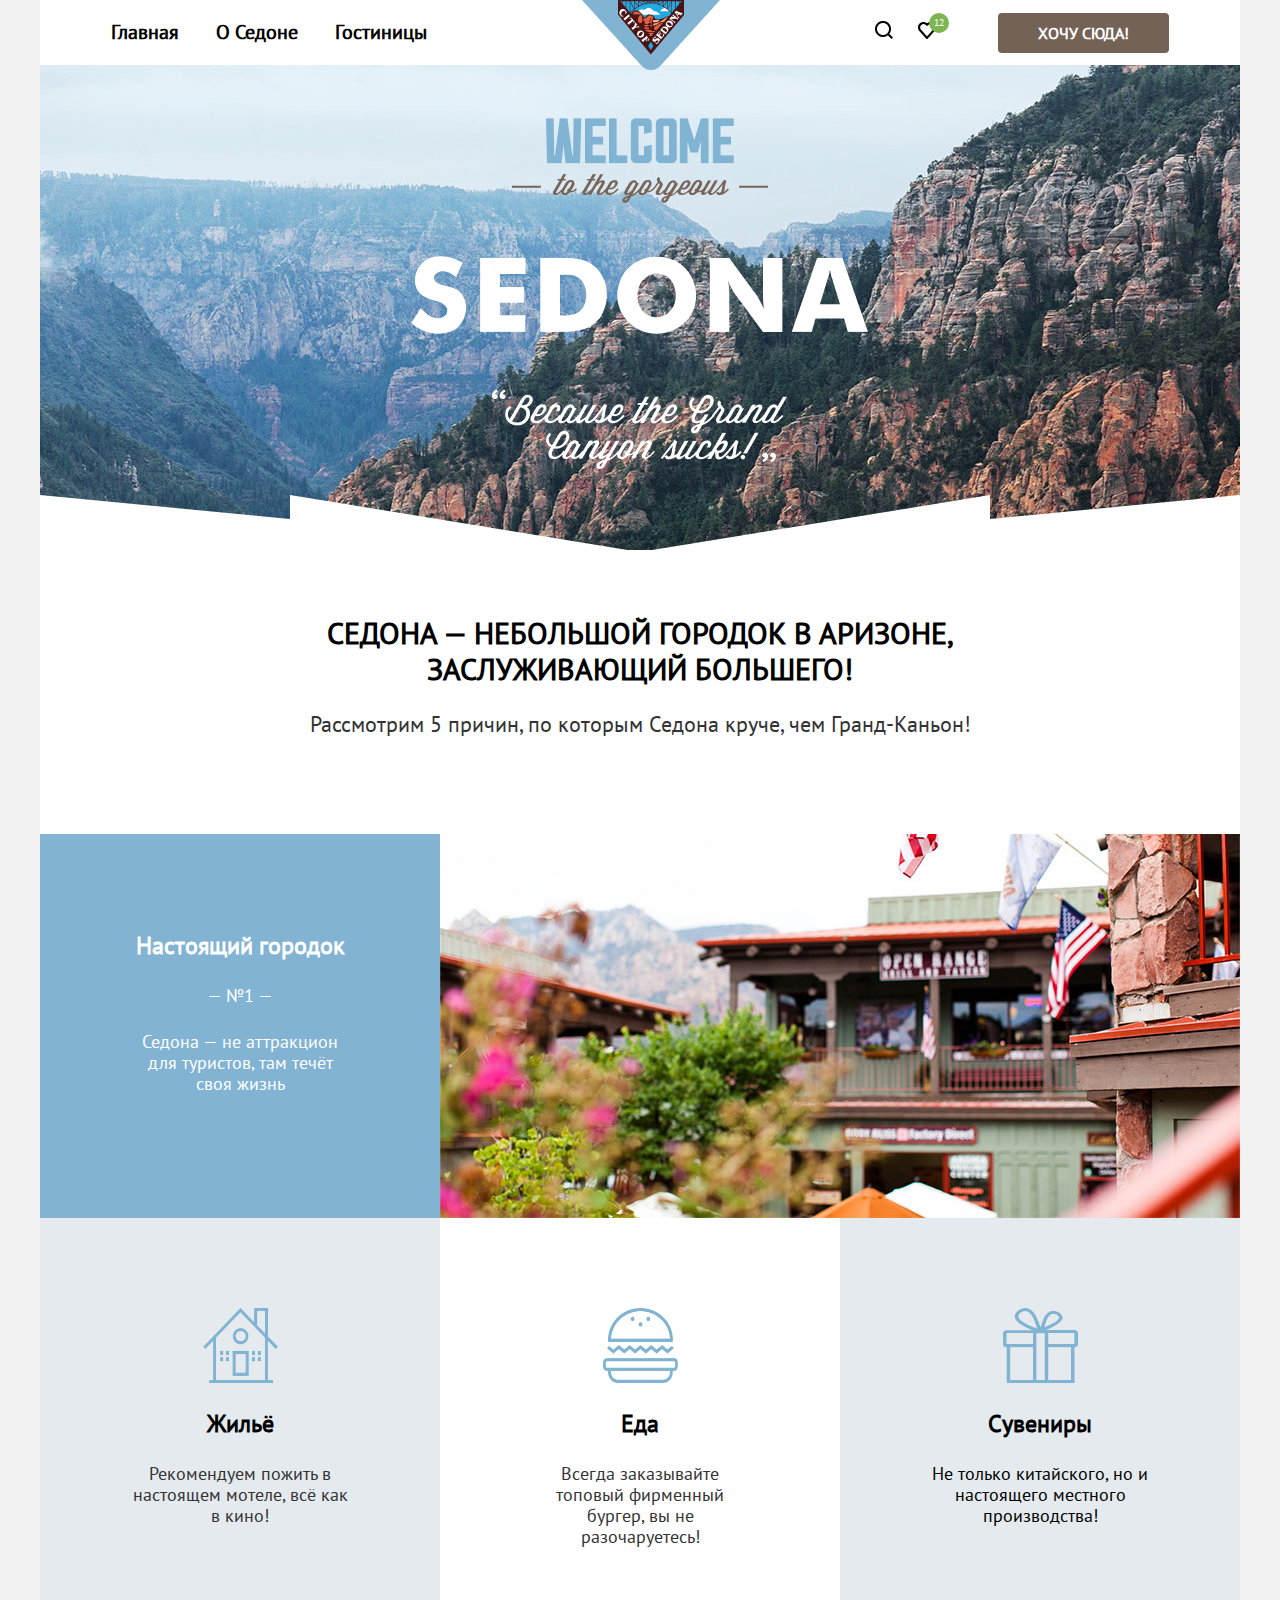
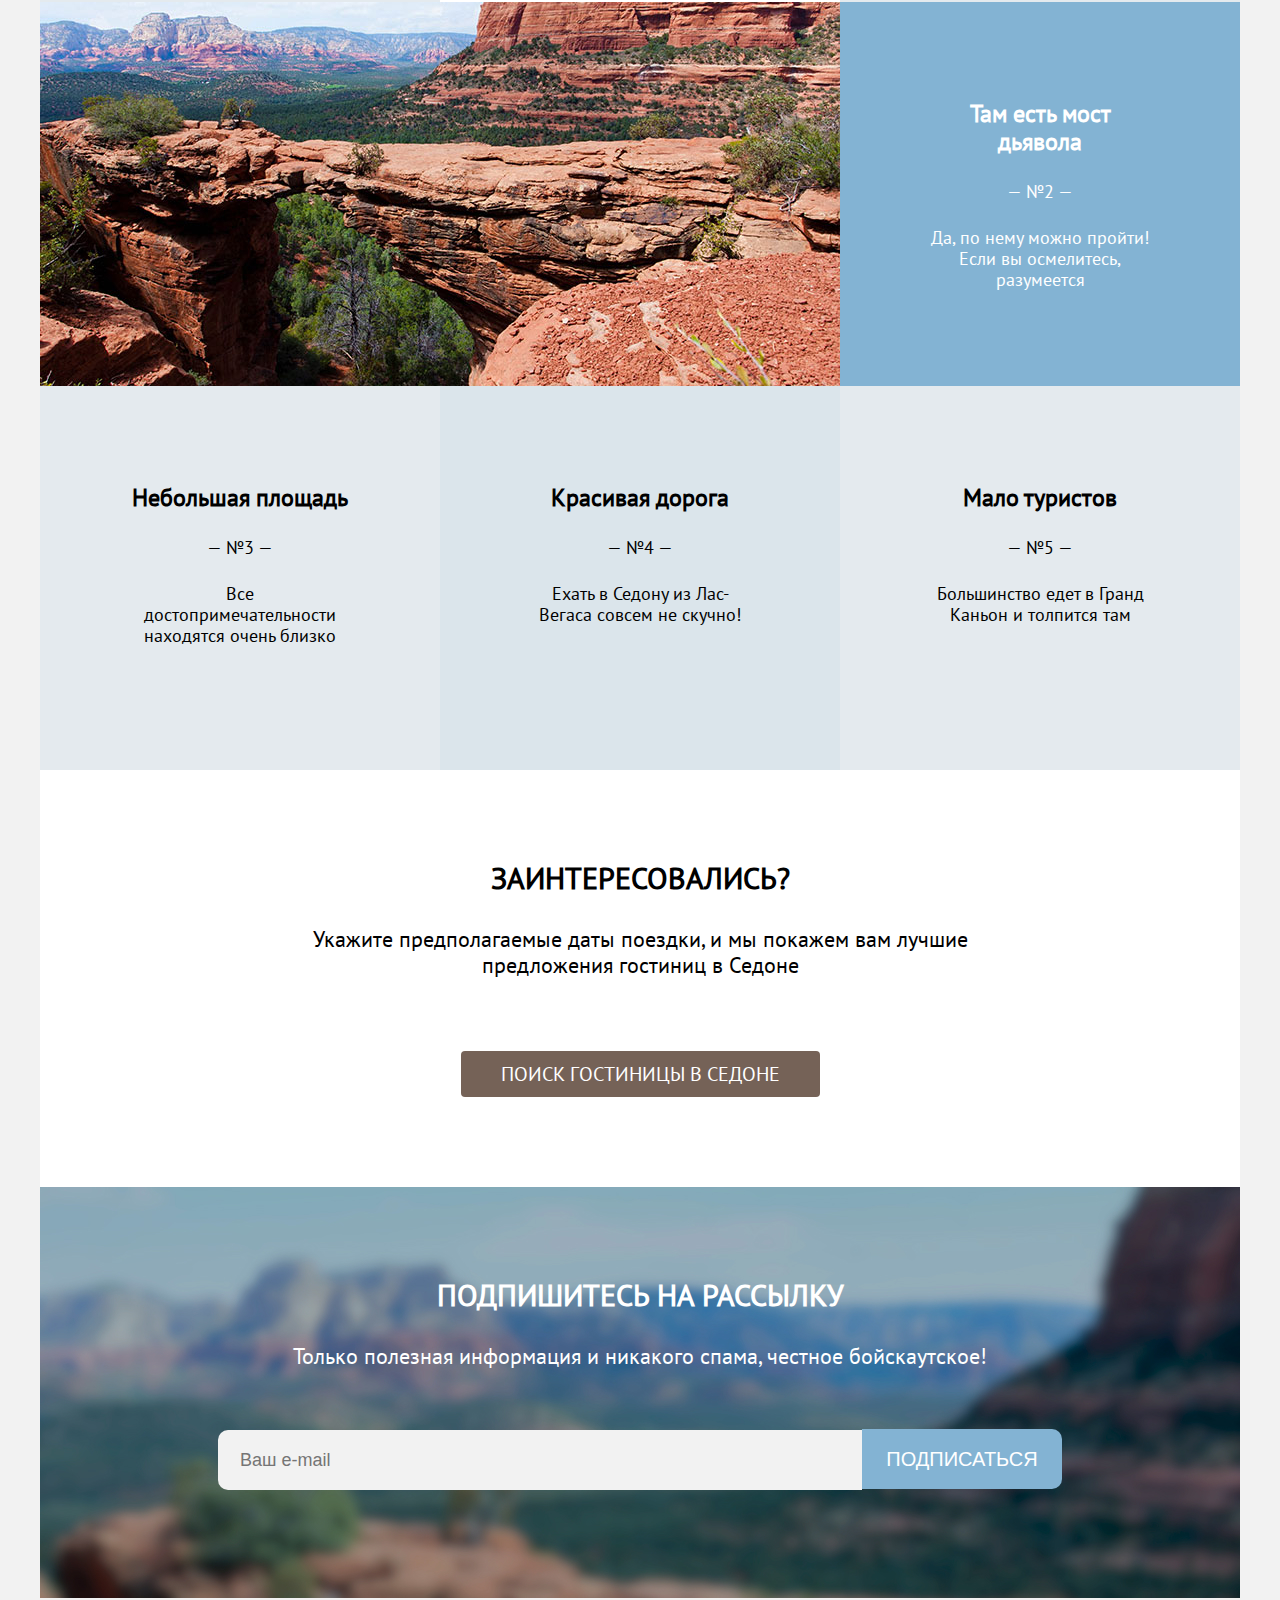
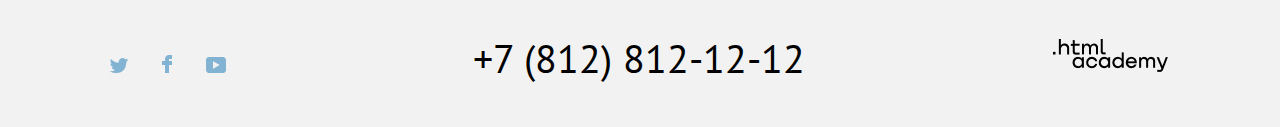
<file: index.html>
<!DOCTYPE html>
<html lang="ru">
  <head>
    <meta charset="utf-8">
    <title>HTML Academy: Седона</title>
    <link rel="stylesheet" href="css/styles.css">
  </head>
  <body>

    <header class="page-header">
      <nav class="navigation">
        <ul class="navigation-list">
          <li class="navigation-item">
            <a class="navigation-link" href="index.html" >Главная</a>
          </li>
          <li class="navigation-item">
            <a class="navigation-link" href="#">О Седоне</a>
          </li>
          <li class="navigation-item">
            <a class="navigation-link" href="catalog.html">Гостиницы</a>
          </li>
        </ul>
        <img class="logo" src="img/logo-sedona.png" width="138" height="70" alt="Логотип города Седона">
        <ul class="navigation-user">
          <li class="navigation-item">
            <a class="navigation-link" href="#">
              <img src="img/icon-search.png" class="icon" alt="Поиск">
            </a>
          </li>
          <li class="navigation-item">
            <a class="navigation-link" href="#">
              <img src="img/icon-favourites.png" class="icon" alt="Избранное">
              <span class="favourites">12</span>
            </a>
          </li>
          <li class="navigation-item">
            <a class="navigation-link button" href="#"><span>Хочу сюда!</span></a>
          </li>
        </ul>
      </nav>
    </header>

    <main class="page-main">
      <section class="welcome">
        <section class="poster">
          <img src="img/header-welcome.png" alt="Добро пожаловать в великолепный город Седона" height="352" width="458">
        </section>
        <section class="promo">
          <h1>Седона — небольшой городок в Аризоне, заслуживающий большего!</h1>
          <p>Рассмотрим 5 причин, по которым Седона круче, чем Гранд-Каньон!</p>
        </section>
      </section>
      <section class="advantages">
        <ul class="advantages-list">
          <li class="advantages-item">
            <h3 class="advantages-title">Настоящий городок</h3>
            <p class="advantages-number">— №1 —</p>
            <p class="advantages-description">Седона — не аттракцион для туристов, там течёт своя жизнь</p>
          </li>
          <img src="../img/photo-1.jpg" class="photo" alt="Настоящий городок">
          <li class="advantages-item">
            <img src="../img/icon-1.png" alt="Жильё">
            <h3 class="advantages-title">Жильё</h3>
            <p class="advantages-description">Рекомендуем пожить в настоящем мотеле, всё как в кино!</p>
          </li>
          <li class="advantages-item">
            <img src="../img/icon-2.png" alt="Еда">
            <h3 class="advantages-title">Еда</h3>
            <p class="advantages-description">Всегда заказывайте топовый фирменный бургер, вы не разочаруетесь!</p>
          </li>
          <li class="advantages-item">
            <img src="../img/icon-3.png" alt="Сувениры">
            <h3 class="advantages-title">Сувениры</h3>
            <p class="advantages-description">Не только китайского, но и настоящего местного производства!</p>
          </li>
          <img src="../img/photo-2.jpg" class="photo" alt="Там есть мост дьявола">
          <li class="advantages-item">
            <h3 class="advantages-title">Там есть мост дьявола</h3>
            <p class="advantages-number">— №2 —</p>
            <p class="advantages-description">Да, по нему можно пройти! Если вы осмелитесь, разумеется</p>
          </li>
          <li class="advantages-item">
            <h3 class="advantages-title">Небольшая площадь</h3>
            <p class="advantages-number">— №3 —</p>
            <p class="advantages-description">Все достопримечательности находятся очень близко</p>
          </li>
          <li class="advantages-item">
            <h3 class="advantages-title">Красивая дорога</h3>
            <p class="advantages-number">— №4 —</p>
            <p class="advantages-description">Ехать в Седону из Лас-Вегаса совсем не скучно!</p>
          </li>
          <li class="advantages-item">
            <h3 class="advantages-title">Мало туристов</h3>
            <p class="advantages-number">— №5 —</p>
            <p class="advantages-description">Большинство едет в Гранд Каньон и толпится там</p>
          </li>
        </ul>
      </section>
      <section class="hotel-search">
        <h2>Заинтересовались?</h2>
        <p>Укажите предполагаемые даты поездки, и мы покажем вам лучшие предложения гостиниц в Седоне</p>
        <a class="button" href="#">Поиск гостиницы в Седоне</a>
      </section>
      <section class="subscription">
        <h2>Подпишитесь на рассылку</h2>
        <p>Только полезная информация и никакого спама, честное бойскаутское!</p>
        <form action="https://echo.htmlacademy.ru/">
          <input type="email" name="email" placeholder="Ваш e-mail"><button type="submit">Подписаться</button>
        </form>
      </section>
    </main>

    <footer class="page-footer">
      <section class="footer-social">
        <ul class="social-list">
          <li class="social-item">
            <a href="#"><img src="img/social-twitter.png" alt="Twitter"></a>
          </li>
          <li class="social-item">
            <a href="#"><img src="img/social-facebook.png" alt="Facebook"></a>
          </li>
          <li class="social-item">
            <a href="#"><img src="img/social-youtube.png" alt="YouTube"></a>
          </li>
        </ul>
      </section>
      <section class="footer-telephone">
        <a href="tel:+78128121212">+7 (812) 812-12-12</a>
      </section>
      <section class="footer-copyright">
        <a href="#"><img src="img/logo-htmlacademy.png" alt="HTML Academy"></a>
      </section>
    </footer>

  </body>
</html>
</file>
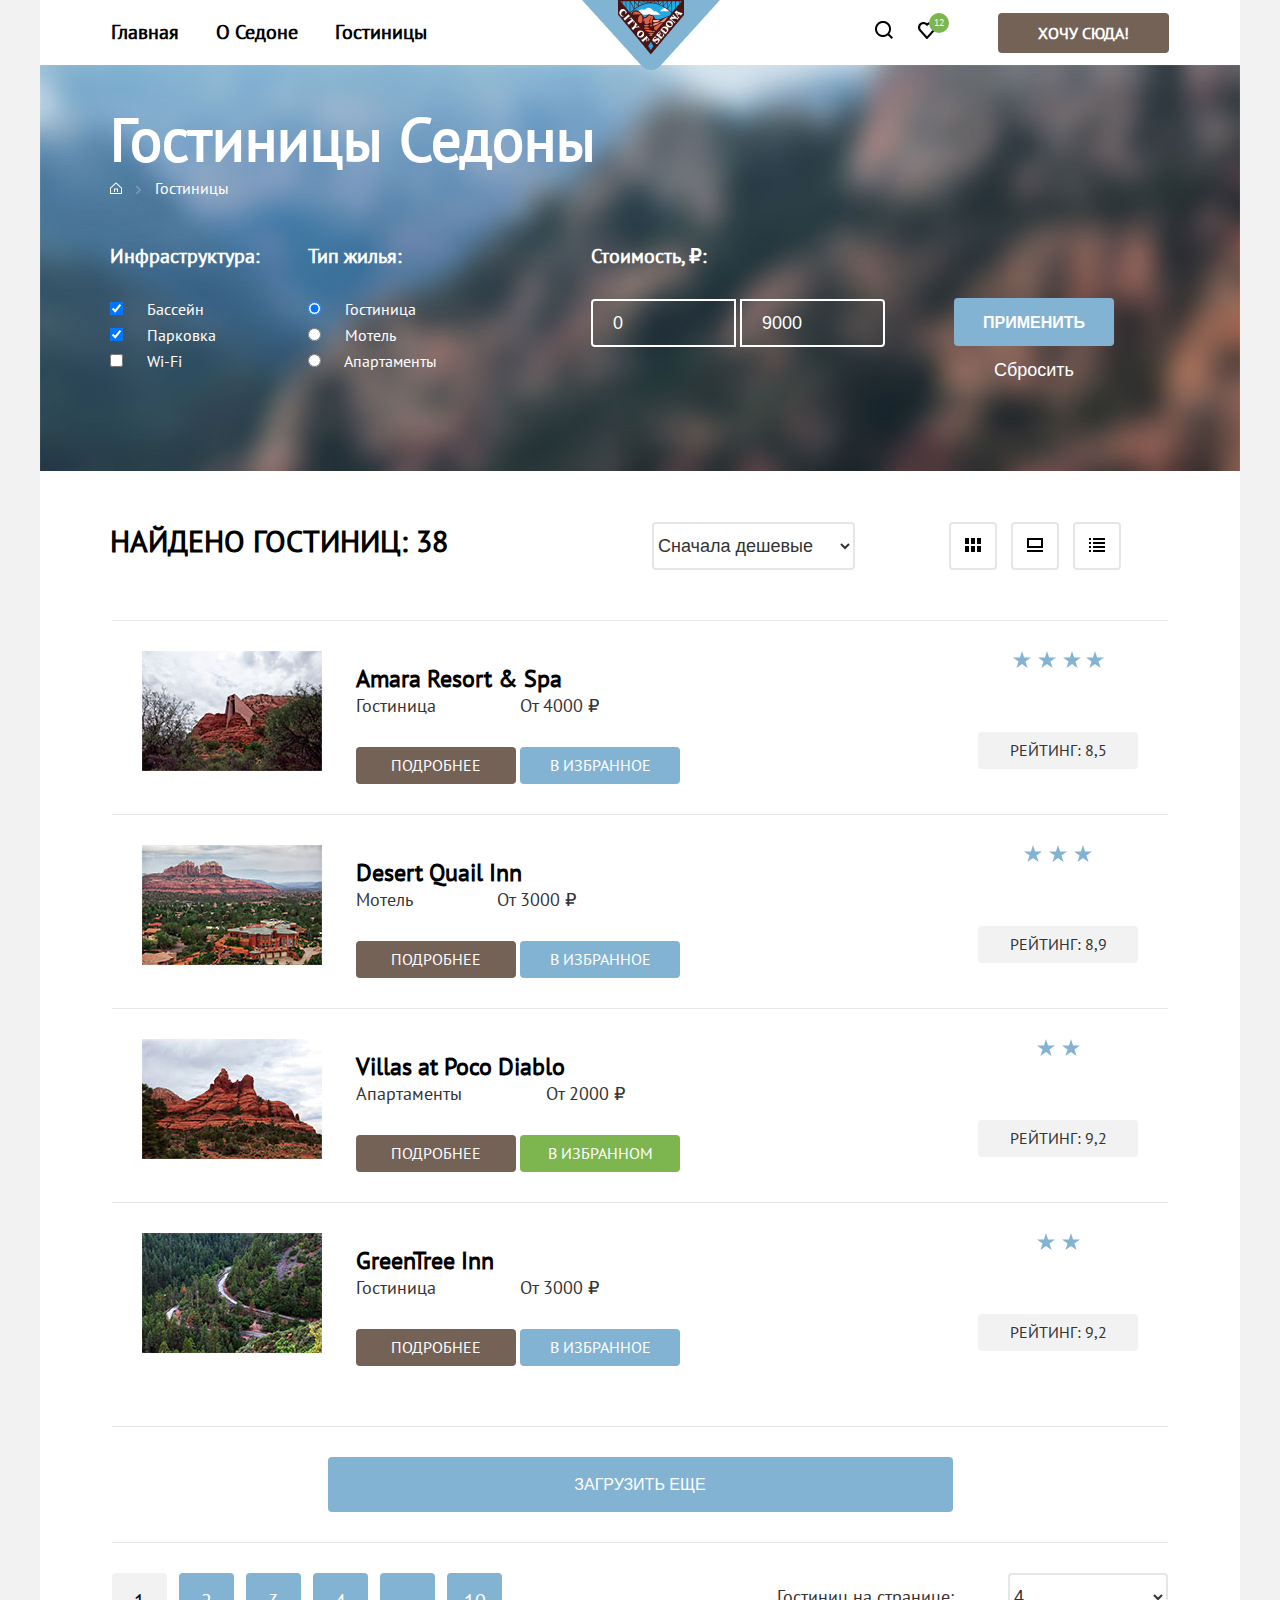
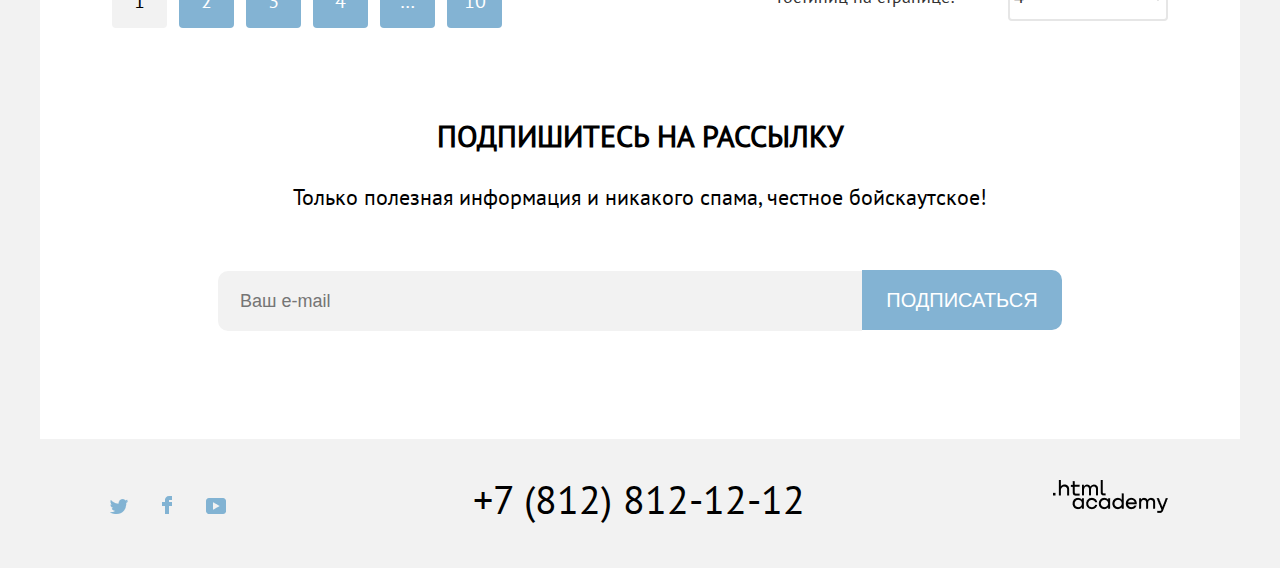
<file: catalog.html>
<!DOCTYPE html>
<html lang="ru">
  <head>
    <meta charset="utf-8">
    <title>HTML Academy: Седона</title>
    <link rel="stylesheet" href="css/styles.css">
  </head>
  <body>

    <header class="page-header">
      <nav class="navigation">
        <ul class="navigation-list">
          <li class="navigation-item">
            <a class="navigation-link" href="index.html" >Главная</a>
          </li>
          <li class="navigation-item">
            <a class="navigation-link" href="#">О Седоне</a>
          </li>
          <li class="navigation-item">
            <a class="navigation-link" href="catalog.html">Гостиницы</a>
          </li>
        </ul>
        <img class="logo" src="img/logo-sedona.png" width="138" height="70" alt="Логотип города Седона">
        <ul class="navigation-user">
          <li class="navigation-item">
            <a class="navigation-link" href="#">
              <img src="img/icon-search.png" class="icon" alt="Поиск">
            </a>
          </li>
          <li class="navigation-item">
            <a class="navigation-link" href="#">
              <img src="img/icon-favourites.png" class="icon" alt="Избранное">
              <span class="favourites">12</span>
            </a>
          </li>
          <li class="navigation-item">
            <a class="navigation-link button" href="#"><span>Хочу сюда!</span></a>
          </li>
        </ul>
      </nav>
    </header>

    <main class="page-main">
      <section class="catalog-filter">
        <header class="catalog-filter-header">
          <h1>Гостиницы Седоны</h1>
          <ul class="breadcrumbs">
            <li class="breadcrumbs-item">
              <a class="breadcrumbs-link" href="index.html"><img src="img/icon-home.png" alt="Главная"></a>
            </li>
            <li class="breadcrumbs-item">
              <a class="breadcrumbs-link">Гостиницы</a>
            </li>
          </ul>
        </header>
        <form class="catalog-filter-form" action="https://echo.htmlacademy.ru/">
          <fieldset class="catalog-filter-group">
            <legend>Инфраструктура:</legend>
            <input type="checkbox" id="pool" name="Бассейн" checked>
            <label for="pool">Бассейн</label>
            <br>
            <input type="checkbox" id="parking" name="Парковка" checked>
            <label for="parking">Парковка</label>
            <br>
            <input type="checkbox" id="wifi" name="Wi-Fi">
            <label for="wifi">Wi-Fi</label>
          </fieldset>
          <fieldset class="catalog-filter-group">
            <legend>Тип жилья:</legend>
            <input type="radio" id="hotel" value="Гостиница" name="Тип жилья" checked>
            <label for="hotel">Гостиница</label>
            <br>
            <input type="radio" id="motel" value="Мотель" name="Тип жилья">
            <label for="motel">Мотель</label>
            <br>
            <input type="radio" id="apartments" value="Апартаменты" name="Тип жилья">
            <label for="apartments">Апартаменты</label>
          </fieldset>
          <fieldset class="catalog-filter-group">
            <legend>Стоимость, ₽:</legend>
            <input type="number" name="" value="0" placeholder="от">
            <input type="number" name="" value="9000" placeholder="до">
            <br>
            <!-- Бегунки -->
          </fieldset>
          <fieldset class="catalog-filter-group form-submit">
            <button type="submit">Применить</button>
            <br>
            <button type="reset">Сбросить</button>
          </fieldset>
        </form>
      </section>
      <section class="catalog-products">
        <header class="catalog-list-header">
          <h2>Найдено гостиниц: 38</h2>
          <form class="sorting-type">
            <label class="visually-hidden" for="sorting">Сортировка</label>
            <select class="select-control" id="sorting" name="sorting">
              <option value="cheap">Сначала дешевые</option>
              <option value="expensive">Сначала дорогие</option>
              <option value="popular">Сначала популярные</option>
            </select>
            <button class="visually-hidden" type="submit">Отсортировать</button>
          </form>
          <section class="catalog-modes">
            <a href="#" class="mode-tile"></a>
            <a href="#" class="mode-slideshow"></a>
            <a href="#" class="mode-list"></a>
          </section>
        </header>
        <ul class="product-list">
          <li class="product-card">
            <div>
              <img src="img/hotel-1.jpg" width="180" height="120" alt="Amara Resort & Spa">
            </div>
            <div>
              <h3>Amara Resort & Spa</h3>
              <span class="card-type">Гостиница</span>
              <span class="card-price">От 4000 ₽</span>
              <div class="card-buttons">
                <a href="#" class="button">Подробнее</a>
                <a href="#" class="button tofav">В избранное</a>
              </div>
            </div>
            <div class="card-rating">
              <img src="img/stars-4.png" height="17" width="91" alt="Рейтинг: 8,5">
              <br>
              <span>Рейтинг: 8,5</span>
            </div>
          </li>
          <li class="product-card">
            <div>
              <img src="img/hotel-2.jpg" width="180" height="120" alt="Desert Quail Inn">
            </div>
            <div>
              <h3>Desert Quail Inn</h3>
              <span class="card-type">Мотель</span>
              <span class="card-price">От 3000 ₽</span>
              <div class="card-buttons">
                <a href="#" class="button">Подробнее</a>
                <a href="#" class="button tofav">В избранное</a>
              </div>
            </div>
            <div class="card-rating">
              <img src="img/stars-3.png" height="17" width="68" alt="Рейтинг: 8,9">
              <br>
              <span>Рейтинг: 8,9</span>
            </div>
          </li>
          <li class="product-card">
            <div>
              <img src="img/hotel-3.jpg" width="180" height="120" alt="Villas at Poco Diablo">
            </div>
            <div>
              <h3>Villas at Poco Diablo</h3>
              <span class="card-type">Апартаменты</span>
              <span class="card-price">От 2000 ₽</span>
              <div class="card-buttons">
                <a href="#" class="button">Подробнее</a>
                <a href="#" class="button infav">В избранном</a>
              </div>
            </div>
            <div class="card-rating">
              <img src="img/stars-2.png" height="17" width="43" alt="Рейтинг: 9,2">
              <br>
              <span>Рейтинг: 9,2</span>
            </div>
          </li>
          <li class="product-card">
            <div>
              <img src="img/hotel-4.jpg" width="180" height="120" alt="GreenTree Inn">
            </div>
            <div>
              <h3>GreenTree Inn</h3>
              <span class="card-type">Гостиница</span>
              <span class="card-price">От 3000 ₽</span>
              <div class="card-buttons">
                <a href="#" class="button">Подробнее</a>
                <a href="#" class="button tofav">В избранное</a>
              </div>
            </div>
            <div class="card-rating">
              <img src="img/stars-2.png" height="17" width="43" alt="Рейтинг: 9,2">
              <br>
              <span>Рейтинг: 9,2</span>
            </div>
          </li>
        </ul>
        <div class="load-more">
          <button class="button pagination-show-more" type="button">Загрузить еще</button>
        </div>
        <div class="pagination">
          <ul class="pagination-pages">
            <li class="pagination-item">
              <span class="pagination-link pagination-current">1</span>
            </li>
            <li class="pagination-item">
              <a class="pagination-link" href="#">2</a>
            </li>
            <li class="pagination-item">
              <a class="pagination-link" href="#">3</a>
            </li>
            <li class="pagination-item">
              <a class="pagination-link" href="#">4</a>
            </li>
            <li class="pagination-item">
              <a class="pagination-link" href="#">…</a>
            </li>
            <li class="pagination-item">
              <a class="pagination-link" href="#">10</a>
            </li>
          </ul>
          <form class="page-size">
            <label for="page-size">Гостиниц на странице:</label>
            <select class="select-control" id="page-size" name="page-size">
              <option value="4">4</option>
              <option value="8">8</option>
              <option value="12">12</option>
            </select>
            <button class="visually-hidden" type="submit">Показать</button>
          </form>
        </div>
      </section>
      <section class="subscription nobackground">
        <h2>Подпишитесь на рассылку</h2>
        <p>Только полезная информация и никакого спама, честное бойскаутское!</p>
        <form action="https://echo.htmlacademy.ru/">
          <input type="email" name="email" placeholder="Ваш e-mail"><button type="submit">Подписаться</button>
        </form>
      </section>
    </main>

    <footer class="page-footer">
      <section class="footer-social">
        <ul class="social-list">
          <li class="social-item">
            <a href="#"><img src="img/social-twitter.png" alt="Twitter"></a>
          </li>
          <li class="social-item">
            <a href="#"><img src="img/social-facebook.png" alt="Facebook"></a>
          </li>
          <li class="social-item">
            <a href="#"><img src="img/social-youtube.png" alt="YouTube"></a>
          </li>
        </ul>
      </section>
      <section class="footer-telephone">
        <a href="tel:+78128121212">+7 (812) 812-12-12</a>
      </section>
      <section class="footer-copyright">
        <a href="#"><img src="img/logo-htmlacademy.png" alt="HTML Academy"></a>
      </section>
    </footer>

  </body>
</html>
</file>
<file: css/styles.css>
@font-face {
  font-family: "PT Sans";
  src: url("../fonts/ptsans-400.woff2") format("woff2");
  font-weight: 400;
  font-style: normal;
  font-display: swap;
 }

 * {
  margin: 0;
  padding: 0;
}

body {
  background-color: #F2F2F2;
  font-family: "PT Sans", sans-serif;
}

.page-header,
.page-main,
.page-footer {
  width: 1200px;
  margin: 0 auto;
}

.page-header {
  height: 65px;
  background-color: #fff;
  text-align: center;
}
.page-header .navigation .navigation-list {
  display: inline-block;
  list-style-type: none;
  float: left;
}
.page-header .navigation .navigation-list li {
  display: inline-block;
  margin-right: 33px;
}
.page-header .navigation .navigation-list li:first-child {
  margin-left: 71px;
}
.page-header .navigation .navigation-list li:last-child {
  margin-right: 0;
}
.page-header .navigation .navigation-list li:hover {
  border-bottom: 2px #756257 solid;
}
.page-header .navigation .navigation-list li a {
  color: #000;
  line-height: 65px;
  font-weight: 700;
  font-size: 20px;
  text-decoration: none;
}

.page-header .navigation .logo {
  display: inline-block;
}

.page-header .navigation .navigation-user {
  display: inline-block;
  list-style-type: none;
  float: right;
}
.page-header .navigation .navigation-user li {
  display: inline-block;
  margin-right: 21px;
}
.page-header .navigation .navigation-user li:last-child {
  margin-left: 12px;
  margin-right: 71px;
}
.page-header .navigation .navigation-user li a {
  color: #000;
  line-height: 65px;
  font-weight: 700;
  font-size: 20px;
  text-decoration: none;
}
.page-header .navigation .navigation-user .favourites {
  background-color: #7DB54F;
  border-radius: 50%;
  color: #fff;
  font-size: 10px;
  font-weight: 400;
  line-height: 20px;
  width: 20px;
  height: 20px;
  position: relative;
  top: -13px;
  left: -12px;
  display: inline-block;
}

.page-header .navigation .navigation-user .icon {
  max-width: 18px;
  max-height: 18px;
}
.page-header .navigation .navigation-user .button {
  background-color: #756257;
  width: 160px;
  padding: 10px 40px;
  font-size: 16px;
  text-transform: uppercase;
  border-radius: 4px;
  color: #fff;
}
.page-header .navigation .navigation-user .button:hover {
  background-color: #615048;
}
.page-header .navigation .navigation-user .button:active span {
  opacity: 0.3;
}


.welcome {
  background-color: #fff;
}
.welcome .poster {
  background: url("../img/header-background.jpg") no-repeat;
  height: 485px;
  width: 1200px;
  padding-top: 2px;
  text-align: center;
}
.welcome .poster img {
  margin-top: 51px;
}
.welcome .poster:after {
  content: url("../img/header-divider.png");
  height: 57px;
  width: 1200px;
  bottom: -21px;
  left: 0;
  position: relative;
}
.welcome .promo {
  min-height: 282px;
  width: 720px;
  margin: 0 auto;

}
.welcome .promo h1 {
  font-size: 30px;
  font-weight: 700;
  line-height: 36px;
  text-align: center;
  text-transform: uppercase;
  margin-bottom: 23px;
  padding-top: 63px;
}
.welcome .promo p {
  font-size: 22px;
  font-weight: 400;
  text-align: center;
  color: #333;
}

.advantages {
  background-color: #fff;
}
.advantages .advantages-list {
  list-style-type: none;
}

.advantages .advantages-list .photo {
  width: 800px;
  height: 384px;
  float: left;
}

.advantages .advantages-list .advantages-item {
  width: 400px;
  height: 384px;
  text-align: center;
  float: left;
}
.advantages .advantages-list .advantages-item .advantages-title {
  font-size: 24px;
  font-weight: 700;
  line-height: 28px;
  text-align: center;
  max-width: 220px;
  padding-bottom: 25px;
  margin: 0 auto;
}
.advantages .advantages-list .advantages-item .advantages-description {
  font-size: 18px;
  font-style: normal;
  font-weight: 400;
  line-height: 21px;
  text-align: center;
  max-width: 220px;
  margin: 0 auto;
}
.advantages .advantages-list .advantages-item .advantages-number {
  font-size: 18px;
  padding-bottom: 25px;
  font-weight: 400;
  line-height: 21px;
  text-align: center;
  max-width: 220px;
  margin: 0 auto;
}
.advantages .advantages-list .advantages-item img {
  padding-top: 90px;
  padding-bottom: 23px;
  height: 75px;
  width: 75px;
}

.advantages .advantages-list .advantages-item:nth-child(1) {
  background-color: #83B3D3;
  color: #fff;
}
.advantages .advantages-list .advantages-item:nth-child(1) .advantages-title,
.advantages .advantages-list .advantages-item:nth-child(6) .advantages-title,
.advantages .advantages-list .advantages-item:nth-child(7) .advantages-title,
.advantages .advantages-list .advantages-item:nth-child(8) .advantages-title,
.advantages .advantages-list .advantages-item:nth-child(9) .advantages-title,
.advantages .advantages-list .advantages-item:nth-child(10) .advantages-title {
  padding-top: 98px;
}
.advantages .advantages-list .advantages-item:nth-child(3),
.advantages .advantages-list .advantages-item:nth-child(5),
.advantages .advantages-list .advantages-item:nth-child(8),
.advantages .advantages-list .advantages-item:nth-child(10) {
  background-color: rgba(131, 179, 211, 0.12);
}
.advantages .advantages-list .advantages-item:nth-child(9) {
  background-color: rgba(131, 179, 211, 0.2);
}
.advantages .advantages-list .advantages-item:nth-child(3) .advantages-description {
  color: #333;
}
.advantages .advantages-list .advantages-item:nth-child(4) {
  background-color: #fff;
}
.advantages .advantages-list .advantages-item:nth-child(4) .advantages-description {
  color: #333;
}
.advantages .advantages-list .advantages-item:nth-child(7) {
  background-color: #83B3D3;
  color: #fff;
}

.hotel-search {
  clear: both;
  height: 417px;
  background-color: #fff;
  text-align: center;
}
.hotel-search h2 {
  font-size: 30px;
  font-weight: 700;
  line-height: 36px;
  padding-top: 90px;
  margin: 0 auto;
  width: 720px;
  padding-bottom: 15px;
  text-transform: uppercase;
}
.hotel-search p {
  margin: 0 auto;
  width: 720px;
  font-size: 22px;
  padding-top: 15px;
  font-style: normal;
  font-weight: 400;
  line-height: 26px;
}
.hotel-search .button {
  margin: 0 auto;
  display: inline-block;
  margin-top: 73px;
  font-size: 20px;
  font-weight: 400;
  background-color: #756257;
  padding: 10px 40px;
  text-transform: uppercase;
  border-radius: 4px;
  color: #fff;
  text-decoration: none;
}


.subscription {
  clear: both;
  height: 411px;
  background: url("../img/subscribe-background.jpg") #000 no-repeat;
  text-align: center;
  color: #fff;
}
.subscription h2 {
  font-size: 30px;
  font-weight: 700;
  line-height: 36px;
  padding-top: 90px;
  margin: 0 auto;
  width: 720px;
  padding-bottom: 15px;
  text-transform: uppercase;
}
.subscription p {
  margin: 0 auto;
  width: 720px;
  font-size: 22px;
  padding-top: 15px;
  font-style: normal;
  font-weight: 400;
  line-height: 26px;
}
.subscription form {
  margin-top: 60px;
}
.subscription form input[type="email"] {
  height: 60px;
  width: 600px;
  font-size: 18px;
  line-height: 62px;
  padding: 0 22px;
  background: #F2F2F2;
  border-radius: 10px 0px 0px 10px;
  border: 0px;
}
.subscription form button {
  color: #fff;
  font-size: 20px;
  background: #83B3D3;
  border: 0px;
  border-radius: 0px 10px 10px 0px;
  text-transform: uppercase;
  height: 60px;
  width: 200px;
}

.page-footer {
  height: 120px;
  line-height: 120px;
}
.footer-social,
.footer-telephone,
.footer-copyright {
  display: inline-block;
}
.footer-social {
  width: 165px;
  padding-left: 70px;
}
.footer-social ul.social-list {
  list-style-type: none;
}
.footer-social ul.social-list li.social-item {
  display: inline-block;
  margin-right: 30px;
}
.footer-social ul.social-list li.social-item:last-child {
  margin-right: 0px;
}
.footer-telephone {
  width: 720px;
  font-size: 40px;
  font-weight: 400;
  text-align: center;
}
.footer-telephone a {
  color: #000;
  text-decoration: none;
}
.footer-copyright {
  width: 165px;
  padding-right: 70px;
  text-align: right;
}

/* Catalog */

.catalog-filter {
  height: 336px;
  width: 1060px;
  background: url("../img/catalog-background.jpg") #000 no-repeat;
  color: #fff;
  padding: 35px 70px;
}
.catalog-filter-header h1 {
  font-size: 60px;
  font-weight: 700;
  line-height: 78px;
}
.catalog-filter-header ul.breadcrumbs {
  list-style-type: none;
}
.catalog-filter-header ul.breadcrumbs li.breadcrumbs-item {
  display: inline-block;
}
.catalog-filter-header ul.breadcrumbs li.breadcrumbs-item:after {
  content: url("../img/icon-breadcrumbs-link.png");
  margin: 0 10px;
}
.catalog-filter-header ul.breadcrumbs li.breadcrumbs-item:last-child:after {
  content: none;
}
.catalog-filter-group {
  border: 0;
  margin-top: 45px;
  margin-right: 45px;
  display: inline-block;
  vertical-align: top;
}
.catalog-filter-group:nth-child(2) {
  margin-right: 150px;
}
.catalog-filter-group legend {
  margin-bottom: 30px;
  font-size: 20px;
  font-weight: 700;
  line-height: 26px;
}
.catalog-filter-group input {
  margin-right: 20px;
  margin-bottom: 10px;
}
.catalog-filter-group input[type="number"] {
  width: 145px;
  height: 48px;
  border: 2px solid #FFFFFF;
  box-sizing: border-box;
  background: none;
  font-size: 18px;
  line-height: 23px;
  color: #fff;
  padding: 15px 20px;
}
.catalog-filter-group input[type="number"]:first-of-type {
  border-radius: 4px 0 0 4px;
  margin-right: 0;
}
.catalog-filter-group input[type="number"]:last-of-type {
  border-radius: 0 4px 4px 0;
}
.catalog-filter-group input[type="number"]::placeholder {
 color: rgba(255,255,255,.5);
}
.catalog-filter-group input[type="number"] {
	-moz-appearance: textfield;
	-webkit-appearance: textfield;
	appearance: textfield;
}
.catalog-filter-group input[type="number"]::-webkit-outer-spin-button,
.catalog-filter-group input[type="number"]::-webkit-inner-spin-button {
	display: none;
}

.catalog-filter-group button[type="submit"] {
  width: 160px;
  height: 48px;
  background: #83B3D3;
  border-radius: 4px;
  border: 0;
  color: #fff;
  font-size: 16px;
  font-weight: 700;
  line-height: 21px;
  text-align: center;
  text-transform: uppercase;
}
.catalog-filter-group button[type="reset"] {
  width: 160px;
  height: 48px;
  font-size: 18px;
  line-height: 23px;
  text-align: center;
  background: none;
  color: #fff;
  border: 0;
}

.form-submit {
  margin-top: 100px;
}

.nobackground {
  background: #fff;
  color: #000
}
.visually-hidden {
  display: none;
}

.catalog-products {
  background: #fff;
  width: 1200px;
}
.catalog-list-header {
  padding: 50px 70px;
}
.catalog-list-header h2 {
  font-weight: bold;
  font-size: 30px;
  line-height: 39px;
  text-transform: uppercase;
  color: #000000;
  display: inline-block;
}
form.sorting-type  {
  display: inline-block;
}
.sorting-type select {
  display: inline-block;
  height: 48px;
  border: 2px solid #E6E6E6;
  border-radius: 4px;
  background: #fff;
  margin-left: 200px;
  font-size: 18px;
  line-height: 23px;
  color: #333333;
}

.catalog-modes {
  display: inline-block;
  margin-left: 80px;
}
.catalog-modes a {
  padding: 12px 14px;
  margin-left: 10px;
  border: 2px solid #E6E6E6;
  box-sizing: border-box;
  border-radius: 4px;
}
.catalog-modes a:hover {
  border-color: #000;
}
.catalog-modes .mode-tile:after {
  content: url("../img/mode-tile.png");
  height: 16px;
  width: 16px;
}
.catalog-modes .mode-slideshow:after {
  content: url("../img/mode-slideshow.png");
  height: 16px;
  width: 16px;
}
.catalog-modes .mode-list:after {
  content: url("../img/mode-list.png");
  height: 16px;
  width: 16px;
}

.product-list {
  width: 1056px;
  margin: 0 auto;
  list-style-type: none;
}
.product-list .product-card {
  padding: 30px;
  border-top: 1px solid #E6E6E6;
}
.product-list .product-card h3 {
  font-weight: bold;
  font-size: 24px;
}
.product-list .product-card div {
  display: inline-block;
}
.product-list .product-card div:first-of-type {
  margin-right: 30px;;
}
.product-list .product-card .card-type {
  font-size: 18px;
  line-height: 23px;
  color: #333333;
}
.product-list .product-card .card-price {
  font-size: 18px;
  line-height: 23px;
  color: #333333;
  margin-left: 80px;
}
.product-list .product-card .card-buttons {
  margin-top: 30px;
  display: block;
}
.product-list .product-card .card-buttons .button {
  display: inline-block;
  height: 37px;
  width: 160px;
  background: #756257;
  border-radius: 4px;
  font-size: 16px;
  line-height: 37px;
  text-align: center;
  text-transform: uppercase;
  text-decoration: none;
  color: #FFFFFF;
}
.product-list .product-card .card-buttons .button + .tofav {
  background: #83B3D3;
}
.product-list .product-card .card-buttons .button + .infav {
  background: #7DB54F;
}
.product-list .product-card .card-rating {
  float: right;
  text-align: center;
}
.product-list .product-card .card-rating span {
  margin-top: 60px;
  height: 37px;
  width: 160px;
  background: #F2F2F2;
  border-radius: 4px;
  display: block;
  text-align: center;
  line-height: 37px;
  font-size: 16px;
  text-transform: uppercase;
  color: #333333;
}

.load-more {
  margin: 30px auto;
  width: 1056px;
  text-align: center;
  border-top: 1px solid #E6E6E6;
  padding-top: 30px;
  padding-bottom: 30px;
  border-bottom: 1px solid #E6E6E6;
}
.pagination-show-more {
  display: inline-block;
  height: 55px;
  width: 625px;
  background: #83B3D3;
  border-radius: 4px;
  border: 0;
  font-size: 16px;
  line-height: 55px;
  text-align: center;
  text-transform: uppercase;
  text-decoration: none;
  color: #FFFFFF;
}
.pagination {
  width: 1056px;
  margin: 0 auto;
}
.pagination-pages {
  list-style-type: none;
  display: inline-block;
}
.pagination .pagination-item {
  margin-right: 8px;
  display: inline-block;
}
.pagination .pagination-item .pagination-link {
  width: 55px;
  height: 55px;
  background: #83B3D3;
  border-radius: 4px;
  color: #FFFFFF;
  font-size: 20px;
  text-decoration: none;
  display: flex;
  justify-content: center;
  align-items: center;
  text-transform: uppercase;
}

.pagination .pagination-item .pagination-current {
  width: 55px;
  height: 55px;
  border-radius: 4px;
  font-size: 20px;
  text-decoration: none;
  display: flex;
  justify-content: center;
  align-items: center;
  text-transform: uppercase;
  background: #F2F2F2;
  color: #000;
}
.page-size {
  display: inline-block;
  float: right;
}

.page-size label {
  margin-right: 50px;
  font-size: 18px;
  line-height: 23px;
  color: #333333;
}
.page-size select {
  display: inline-block;
  height: 48px;
  border: 2px solid #E6E6E6;
  border-radius: 4px;
  background: #fff;
  font-size: 18px;
  line-height: 23px;
  color: #333333;
  width: 160px;
}
</file>
